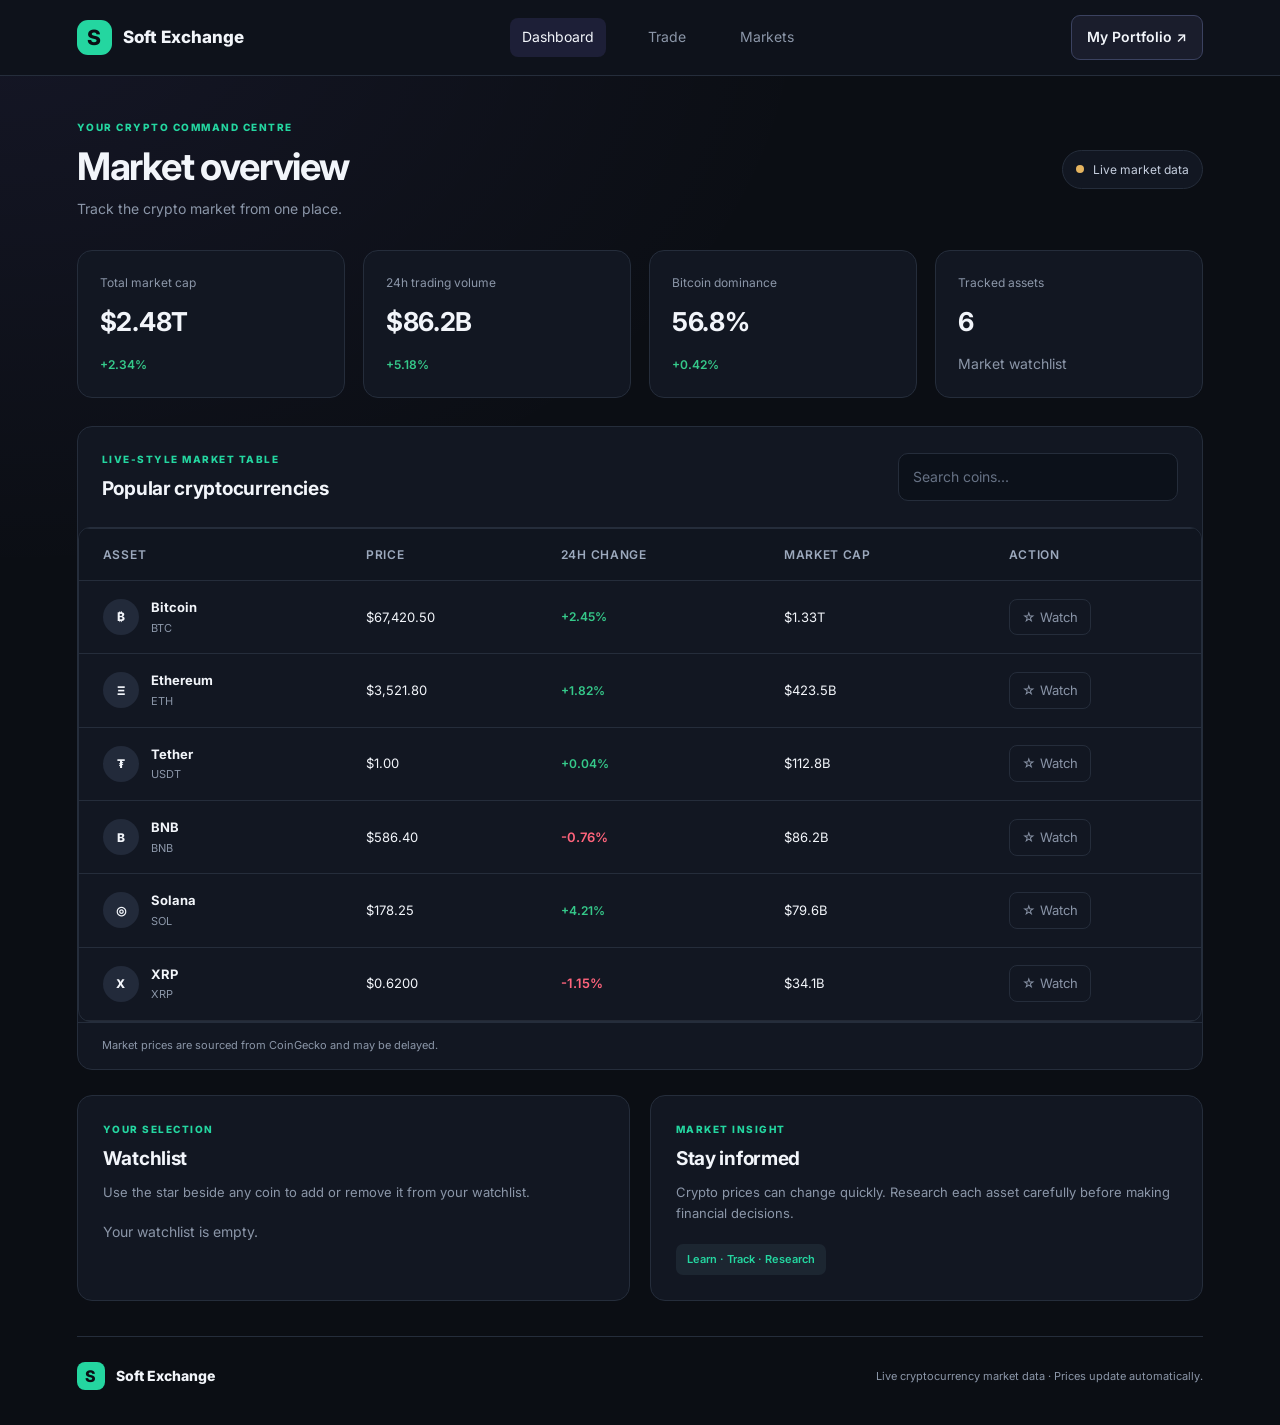
<file: index.html>
<!DOCTYPE html>
<html lang="en">
<head>
    <meta charset="UTF-8">
    <meta name="viewport" content="width=device-width, initial-scale=1.0">
    <meta name="description" content="Soft Exchange cryptocurrency market dashboard.">
    <title>Soft Exchange — Crypto Market</title>
    <link rel="stylesheet" href="style.css">
    <script src="script.js" defer></script>
</head>
<body>
    <header class="topbar">
        <a href="#" class="brand"><span class="brand-icon">S</span> Soft Exchange</a>
        <nav>
    <a href="index.html" class="active">Dashboard</a>
    <a href="trade.html">Trade</a>
    <a href="index.html#markets">Markets</a>
</nav>
        <button class="profile-button">My Portfolio ↗</button>
    </header>

    <main class="container" id="dashboard">
        <section class="welcome">
            <div>
                <p class="eyebrow">YOUR CRYPTO COMMAND CENTRE</p>
                <h1>Market overview</h1>
                <p class="muted">Track the crypto market from one place.</p>
            </div>
            <span class="market-status"><span class="status-dot"></span> Live market data</span>
        </section>

        <section class="stats-grid">
            <article class="stat-card">
                <p>Total market cap</p>
                
<h2 id="total-market-cap">$2.48T</h2>

                <span class="positive">+2.34%</span>
            </article>
            <article class="stat-card">
                <p>24h trading volume</p>
                
<h2 id="total-trading-volume">$86.2B</h2>

                <span class="positive">+5.18%</span>
            </article>
            <article class="stat-card">
                <p>Bitcoin dominance</p>
                
<h2 id="bitcoin-dominance">56.8%</h2>

                <span class="positive">+0.42%</span>
            </article>
            <article class="stat-card">
                <p>Tracked assets</p>
                <h2 id="asset-count">6</h2>
                <span class="muted">Market watchlist</span>
            </article>
        </section>

        <section class="market-panel" id="markets">
            <div class="panel-heading">
                <div>
                    <p class="eyebrow">LIVE-STYLE MARKET TABLE</p>
                    <h2>Popular cryptocurrencies</h2>
                </div>
                <input id="coin-search" type="search" placeholder="Search coins..." aria-label="Search coins">
            </div>

            <div class="table-wrap">
                <table>
                    <thead>
                        <tr>
                            <th>Asset</th>
                            <th>Price</th>
                            <th>24h change</th>
                            <th>Market cap</th>
                            <th>Action</th>
                        </tr>
                    </thead>
                    <tbody id="coin-list"></tbody>
                </table>
            </div>
            <p class="table-note">Market prices are sourced from CoinGecko and may be delayed.</p>
        </section>

        <section class="bottom-grid">
            <article class="info-card" id="watchlist">
                <p class="eyebrow">YOUR SELECTION</p>
                <h2>Watchlist</h2>
                <p class="muted">Use the star beside any coin to add or remove it from your watchlist.</p>
                <div id="watchlist-items" class="watchlist-items">
                    <p class="muted">Your watchlist is empty.</p>
                </div>
            </article>
            <article class="info-card">
                <p class="eyebrow">MARKET INSIGHT</p>
                <h2>Stay informed</h2>
                <p class="muted">Crypto prices can change quickly. Research each asset carefully before making financial decisions.</p>
                <span class="insight-tag">Learn · Track · Research</span>
            </article>
        </section>

        <footer>
            <a href="#" class="brand footer-brand"><span class="brand-icon">S</span> Soft Exchange</a>
            <p>Live cryptocurrency market data · Prices update automatically.</p>
        </footer>
    </main>
</body>
</html>
</file>
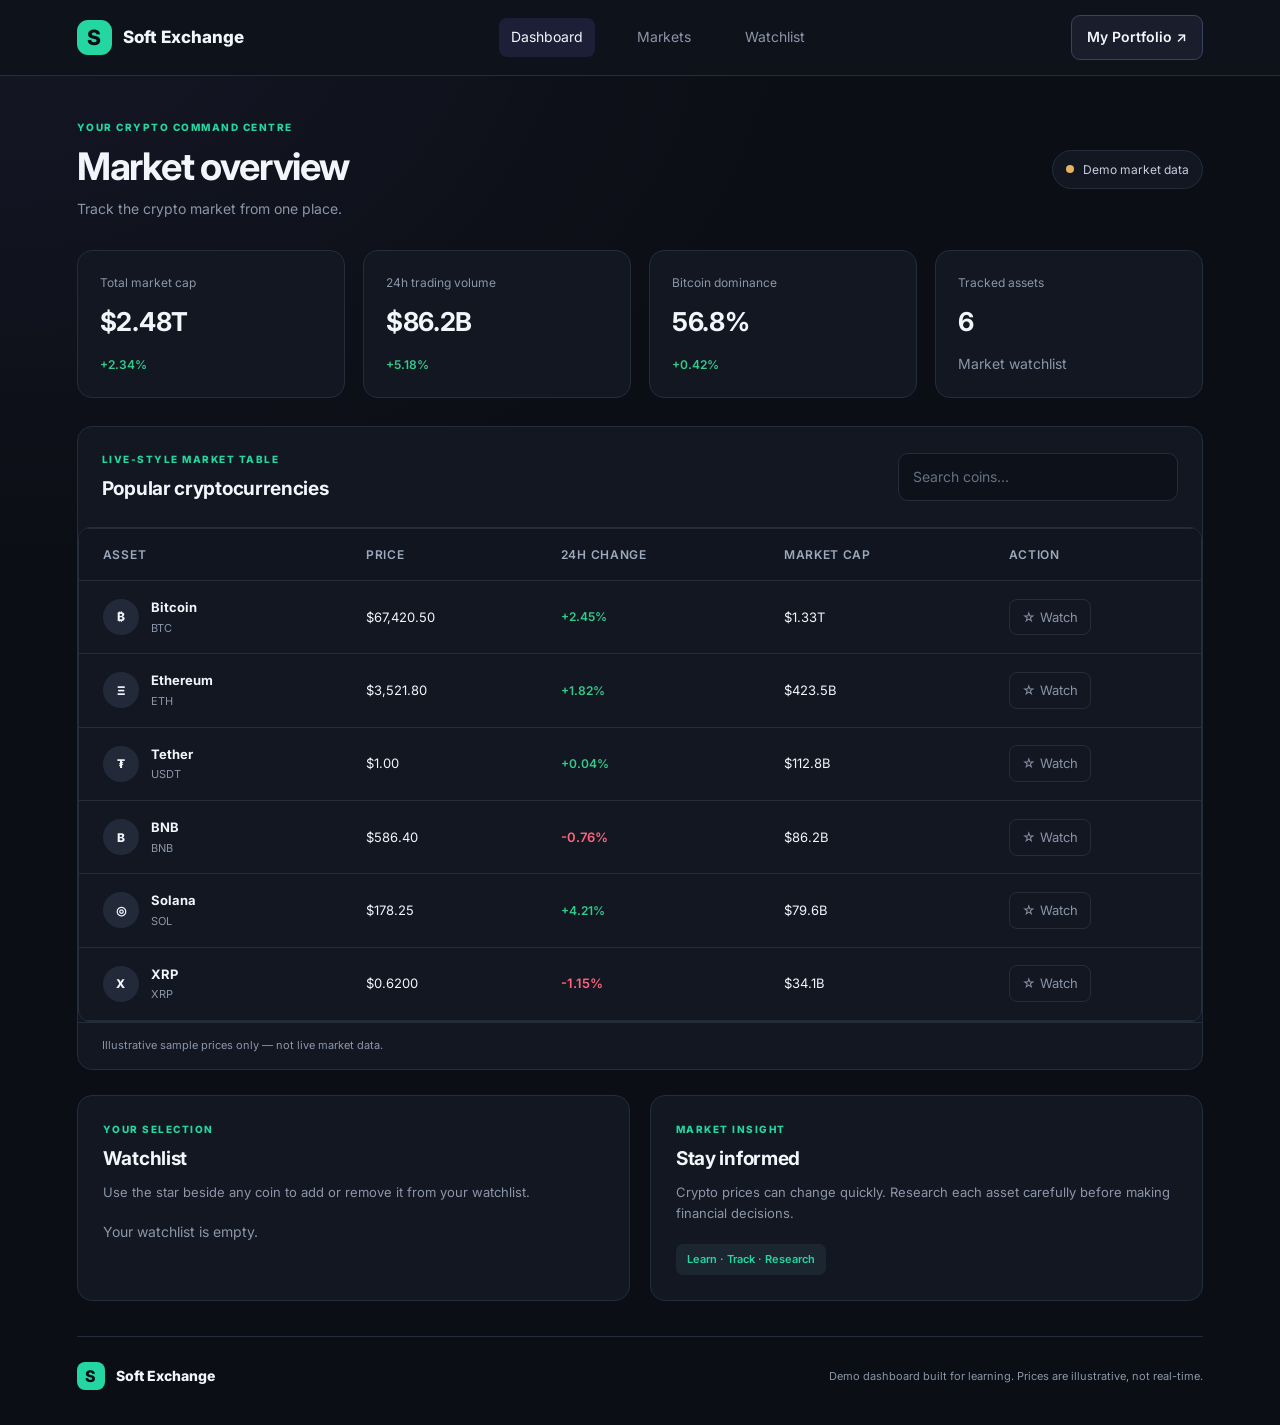
<file: index-barckup.html>
<!DOCTYPE html>
<html lang="en">
<head>
    <meta charset="UTF-8">
    <meta name="viewport" content="width=device-width, initial-scale=1.0">
    <meta name="description" content="Soft Exchange cryptocurrency market dashboard.">
    <title>Soft Exchange — Crypto Market</title>
    <link rel="stylesheet" href="style.css">
    <script src="script.js" defer></script>
</head>
<body>
    <header class="topbar">
        <a href="#" class="brand"><span class="brand-icon">S</span> Soft Exchange</a>
        <nav>
            <a href="#dashboard" class="active">Dashboard</a>
            <a href="#markets">Markets</a>
            <a href="#watchlist">Watchlist</a>
        </nav>
        <button class="profile-button">My Portfolio ↗</button>
    </header>

    <main class="container" id="dashboard">
        <section class="welcome">
            <div>
                <p class="eyebrow">YOUR CRYPTO COMMAND CENTRE</p>
                <h1>Market overview</h1>
                <p class="muted">Track the crypto market from one place.</p>
            </div>
            <span class="market-status"><span class="status-dot"></span> Demo market data</span>
        </section>

        <section class="stats-grid">
            <article class="stat-card">
                <p>Total market cap</p>
                <h2>$2.48T</h2>
                <span class="positive">+2.34%</span>
            </article>
            <article class="stat-card">
                <p>24h trading volume</p>
                <h2>$86.2B</h2>
                <span class="positive">+5.18%</span>
            </article>
            <article class="stat-card">
                <p>Bitcoin dominance</p>
                <h2>56.8%</h2>
                <span class="positive">+0.42%</span>
            </article>
            <article class="stat-card">
                <p>Tracked assets</p>
                <h2 id="asset-count">6</h2>
                <span class="muted">Market watchlist</span>
            </article>
        </section>

        <section class="market-panel" id="markets">
            <div class="panel-heading">
                <div>
                    <p class="eyebrow">LIVE-STYLE MARKET TABLE</p>
                    <h2>Popular cryptocurrencies</h2>
                </div>
                <input id="coin-search" type="search" placeholder="Search coins..." aria-label="Search coins">
            </div>

            <div class="table-wrap">
                <table>
                    <thead>
                        <tr>
                            <th>Asset</th>
                            <th>Price</th>
                            <th>24h change</th>
                            <th>Market cap</th>
                            <th>Action</th>
                        </tr>
                    </thead>
                    <tbody id="coin-list"></tbody>
                </table>
            </div>
            <p class="table-note">Illustrative sample prices only — not live market data.</p>
        </section>

        <section class="bottom-grid">
            <article class="info-card" id="watchlist">
                <p class="eyebrow">YOUR SELECTION</p>
                <h2>Watchlist</h2>
                <p class="muted">Use the star beside any coin to add or remove it from your watchlist.</p>
                <div id="watchlist-items" class="watchlist-items">
                    <p class="muted">Your watchlist is empty.</p>
                </div>
            </article>
            <article class="info-card">
                <p class="eyebrow">MARKET INSIGHT</p>
                <h2>Stay informed</h2>
                <p class="muted">Crypto prices can change quickly. Research each asset carefully before making financial decisions.</p>
                <span class="insight-tag">Learn · Track · Research</span>
            </article>
        </section>

        <footer>
            <a href="#" class="brand footer-brand"><span class="brand-icon">S</span> Soft Exchange</a>
            <p>Demo dashboard built for learning. Prices are illustrative, not real-time.</p>
        </footer>
    </main>
</body>
</html>
</file>
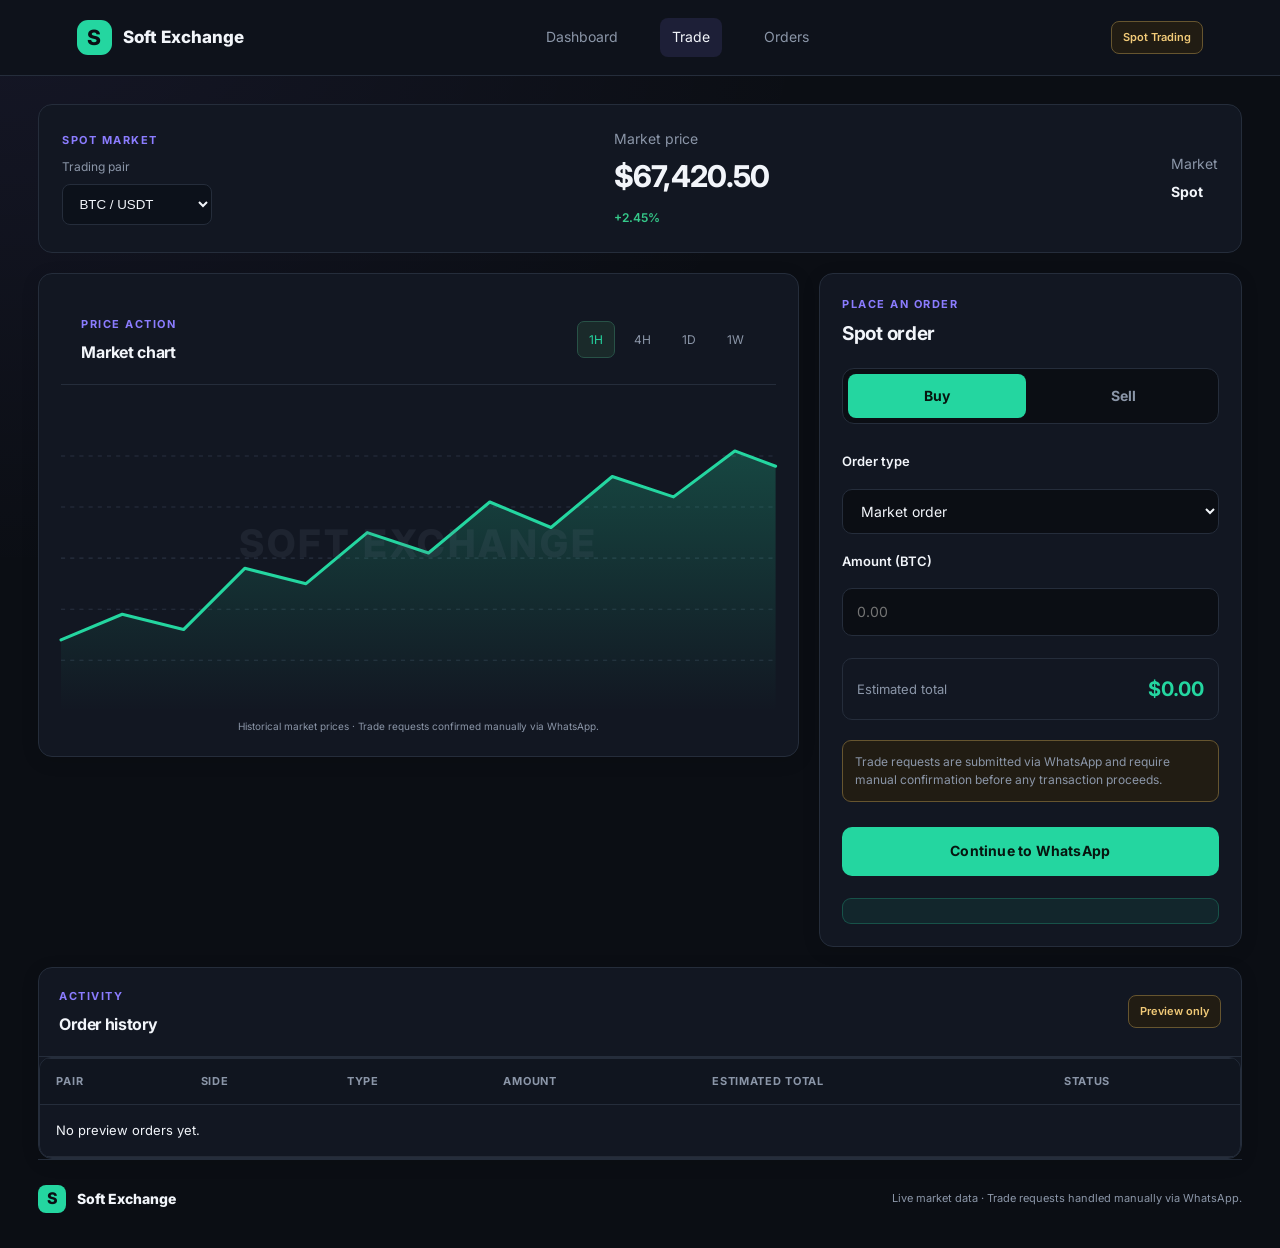
<file: trade.html>
<!DOCTYPE html>
<html lang="en">
<head>
    <meta charset="UTF-8">
    <meta name="viewport" content="width=device-width, initial-scale=1.0">
    <title>Trade Crypto | Soft Exchange</title>
    <link rel="stylesheet" href="style.css">
    <link rel="stylesheet" href="trade.css">
    <script src="trade.js" defer></script>
</head>
<body>
    <header class="topbar">
        <a href="index.html" class="brand">
            <span class="brand-icon">S</span> Soft Exchange
        </a>
        <nav>
            <a href="index.html">Dashboard</a>
            <a href="trade.html" class="active">Trade</a>
            <a href="#orders">Orders</a>
        </nav>
        <span class="demo-badge">Spot Trading</span>
    </header>

    <main class="trade-container">
        <section class="pair-header">
            <div>
                <p class="eyebrow">SPOT MARKET</p>
                <label for="trading-pair">Trading pair</label>
                <select id="trading-pair">
                    <option value="BTC/USDT">BTC / USDT</option>
                    <option value="ETH/USDT">ETH / USDT</option>
                    <option value="SOL/USDT">SOL / USDT</option>
                    <option value="BTC/NGN">BTC / NGN</option>
                    <option value="ETH/NGN">ETH / NGN</option>
                </select>
            </div>
            <div class="pair-price">
                <span class="muted">Market price</span>
                <h1 id="pair-price">$67,420.50</h1>
                <span id="pair-change" class="positive">+2.45%</span>
            </div>
            <div class="pair-stat">
                <span class="muted">Market</span>
                <strong>Spot</strong>
            </div>
        </section>

        <div class="trade-grid">
            <section class="trade-card chart-card">
                <div class="card-heading">
                    <div>
                        <p class="eyebrow">PRICE ACTION</p>
                        <h2>Market chart</h2>
                    </div>
                    <div class="timeframes" aria-label="Chart timeframe">
                        <button class="timeframe active" data-time="1H">1H</button>
                        <button class="timeframe" data-time="4H">4H</button>
                        <button class="timeframe" data-time="1D">1D</button>
                        <button class="timeframe" data-time="1W">1W</button>
                    </div>
                </div>
                <div class="chart-placeholder">
                    <div class="chart-watermark">SOFT EXCHANGE</div>
                    <svg id="price-chart" viewBox="0 0 700 300" role="img" aria-label="Illustrative cryptocurrency price chart">
                        <defs>
                            <linearGradient id="chart-fill" x1="0" y1="0" x2="0" y2="1">
                                <stop offset="0%" stop-color="#24d6a0" stop-opacity=".25"/>
                                <stop offset="100%" stop-color="#24d6a0" stop-opacity="0"/>
                            </linearGradient>
                        </defs>
                        <g class="chart-grid">
                            <line x1="0" y1="50" x2="700" y2="50"/>
                            <line x1="0" y1="100" x2="700" y2="100"/>
                            <line x1="0" y1="150" x2="700" y2="150"/>
                            <line x1="0" y1="200" x2="700" y2="200"/>
                            <line x1="0" y1="250" x2="700" y2="250"/>
                        </g>
                        <path id="chart-area" d="M0,230 L60,205 L120,220 L180,160 L240,175 L300,125 L360,145 L420,95 L480,120 L540,70 L600,90 L660,45 L700,60 L700,300 L0,300 Z" fill="url(#chart-fill)"/>
                        <path id="chart-line" d="M0,230 L60,205 L120,220 L180,160 L240,175 L300,125 L360,145 L420,95 L480,120 L540,70 L600,90 L660,45 L700,60" fill="none" stroke="#24d6a0" stroke-width="3" stroke-linejoin="round" stroke-linecap="round"/>
                    </svg>
                    <p class="chart-disclaimer">Historical market prices · Trade requests confirmed manually via WhatsApp.</p>
                </div>
            </section>

            <section class="trade-card order-card">
                <p class="eyebrow">PLACE AN ORDER</p>
                <h2>Spot order</h2>

                <div class="order-tabs">
                    <button class="order-tab active" data-side="buy">Buy</button>
                    <button class="order-tab" data-side="sell">Sell</button>
                </div>

                <form id="order-form">
                    <label for="order-type">Order type</label>
                    <select id="order-type">
                        <option value="market">Market order</option>
                        <option value="limit">Limit order (preview)</option>
                    </select>

                    <div id="limit-price-group" hidden>
                        <label for="limit-price">Limit price</label>
                        <input id="limit-price" type="number" min="0" step="any" placeholder="Enter limit price">
                    </div>

                    <label for="order-amount">Amount (<span id="base-symbol">BTC</span>)</label>
                    <input id="order-amount" type="number" min="0" step="any" placeholder="0.00" required>

                    <div class="order-summary">
                        <span>Estimated total</span>
                        <strong id="order-total">$0.00</strong>
                    </div>

                    <p class="form-notice">Trade requests are submitted via WhatsApp and require manual confirmation before any transaction proceeds.</p>
                    <button type="submit" id="order-submit" class="order-submit buy-button">Continue to WhatsApp</button>
                    <p id="order-message" class="order-message" aria-live="polite"></p>
                </form>
            </section>
        </div>

        <section class="trade-card orders-card" id="orders">
            <div class="card-heading">
                <div>
                    <p class="eyebrow">ACTIVITY</p>
                    <h2>Order history</h2>
                </div>
                <span class="demo-badge">Preview only</span>
            </div>
            <div class="table-wrap">
                <table>
                    <thead>
                        <tr>
                            <th>Pair</th>
                            <th>Side</th>
                            <th>Type</th>
                            <th>Amount</th>
                            <th>Estimated total</th>
                            <th>Status</th>
                        </tr>
                    </thead>
                    <tbody id="order-history">
                        <tr><td colspan="6">No preview orders yet.</td></tr>
                    </tbody>
                </table>
            </div>
        </section>

        <footer>
            <a href="index.html" class="brand footer-brand"><span class="brand-icon">S</span> Soft Exchange</a>
            <p>Live market data · Trade requests handled manually via WhatsApp.</p>
        </footer>
    </main>
</body>
</html>
</file>
<file: style.css>
@import url('https://fonts.googleapis.com/css2?family=Inter:wght@400;500;600;700;800&display=swap');

:root {
    --bg: #0b0e14;
    --panel: #121722;
    --panel-hover: #192131;
    --border: #252d3b;
    --text: #f2f5fa;
    --muted: #8b96a8;
    --green: #24d6a0;
    --red: #ff6b78;
    --accent: #8b7cff;
}

* {
    box-sizing: border-box;
    margin: 0;
    padding: 0;
}

html {
    scroll-behavior: smooth;
}

body {
    background: var(--bg);
    color: var(--text);
    font-family: 'Inter', Arial, sans-serif;
    font-size: 14px;
    line-height: 1.6;
}

a {
    color: inherit;
    text-decoration: none;
}

button,
input {
    font: inherit;
}

button {
    cursor: pointer;
}

.topbar {
    min-height: 76px;
    padding: 0 6%;
    display: flex;
    align-items: center;
    justify-content: space-between;
    gap: 24px;
    border-bottom: 1px solid var(--border);
    background: #0e121b;
}

.brand {
    display: inline-flex;
    align-items: center;
    gap: 11px;
    font-size: 17px;
    font-weight: 800;
    white-space: nowrap;
}

.brand-icon {
    width: 35px;
    height: 35px;
    display: grid;
    place-items: center;
    color: #0b0e14;
    background: var(--green);
    border-radius: 11px;
    font-size: 21px;
    font-weight: 800;
}

nav {
    display: flex;
    align-items: center;
    gap: 30px;
}

nav a {
    color: var(--muted);
    transition: color 0.2s;
}

nav a:hover,
nav a.active {
    color: var(--text);
}

.profile-button {
    border: 1px solid #3b4260;
    color: var(--text);
    background: #1a1d2c;
    border-radius: 9px;
    padding: 10px 15px;
    font-weight: 600;
}

.profile-button:hover {
    border-color: var(--accent);
}

.container {
    width: min(1240px, 88%);
    margin: 0 auto;
}

.welcome {
    padding: 43px 0 30px;
    display: flex;
    align-items: center;
    justify-content: space-between;
    gap: 20px;
}

.eyebrow {
    color: var(--green);
    font-size: 10px;
    font-weight: 800;
    letter-spacing: 1.5px;
    margin-bottom: 9px;
}

h1 {
    font-size: clamp(28px, 4vw, 38px);
    line-height: 1.2;
    letter-spacing: -1.2px;
}

h2 {
    font-size: 19px;
    line-height: 1.4;
    letter-spacing: -0.3px;
}

.muted {
    color: var(--muted);
}

.welcome .muted {
    margin-top: 8px;
}

.market-status {
    display: inline-flex;
    align-items: center;
    gap: 9px;
    border: 1px solid var(--border);
    background: var(--panel);
    border-radius: 30px;
    padding: 9px 13px;
    color: #c5cede;
    font-size: 12px;
    white-space: nowrap;
}

.status-dot {
    width: 8px;
    height: 8px;
    background: #e5b45f;
    border-radius: 50%;
}

.stats-grid {
    display: grid;
    grid-template-columns: repeat(4, minmax(0, 1fr));
    gap: 16px;
    margin-bottom: 28px;
}

.stat-card,
.market-panel,
.info-card {
    border: 1px solid var(--border);
    background: var(--panel);
    border-radius: 15px;
}

.stat-card {
    padding: 21px;
    min-width: 0;
}

.stat-card > p:first-child {
    color: var(--muted);
    font-size: 12px;
    margin-bottom: 12px;
}

.stat-card h2 {
    font-size: clamp(19px, 2vw, 26px);
    margin-bottom: 7px;
    overflow-wrap: anywhere;
}

.positive {
    color: var(--green);
    font-size: 12px;
    font-weight: 600;
}

.market-panel {
    overflow: hidden;
    margin-bottom: 25px;
}

.panel-heading {
    padding: 24px;
    display: flex;
    align-items: center;
    justify-content: space-between;
    gap: 20px;
}

#coin-search {
    width: 280px;
    max-width: 100%;
    color: var(--text);
    background: #0c111a;
    border: 1px solid var(--border);
    border-radius: 10px;
    padding: 12px 14px;
    outline: none;
    font: inherit;
    transition: border-color 0.2s ease,
                box-shadow 0.2s ease,
                background-color 0.2s ease;
}

#coin-search:focus {
    border-color: var(--accent);
}

#coin-search::placeholder {
    color: #667184;
}

.table-wrap {
    width: 100%;
    overflow-x: auto;
    border: 1px solid var(--border);
    border-radius: 12px;
    background: var(--panel);
}

table {
    width: 100%;
    border-collapse: collapse;
    white-space: nowrap;
}

th,
td {
    padding: 17px 24px;
    text-align: left;
    border-top: 1px solid var(--border);
}

th {
    color: var(--muted);
    font-size: 11px;
    font-weight: 600;
    background: #10151f;
}

td {
    font-size: 13px;
}

tbody tr {
    transition: background 0.2s;
}

tbody tr:hover {
    background: var(--panel-hover);
}

.coin-cell {
    display: flex;
    align-items: center;
    gap: 12px;
}

.coin-icon {
    width: 36px;
    height: 36px;
    display: grid;
    place-items: center;
    border-radius: 50%;
    background: #222a3a;
    font-weight: 800;
    font-size: 12px;
}

.coin-name {
    font-weight: 700;
}

.coin-symbol {
    color: var(--muted);
    font-size: 11px;
    margin-top: 2px;
}

.negative {
    color: var(--red);
    font-weight: 600;
}

.star-button {
    color: #8994a7;
    background: transparent;
    border: 1px solid var(--border);
    border-radius: 8px;
    padding: 7px 12px;
    font: inherit;
    cursor: pointer;
    transition: color 0.2s ease,
                background-color 0.2s ease,
                border-color 0.2s ease,
                transform 0.2s ease;
}

.star-button:hover {
    color: #f5ca68;
    background: rgba(245, 202, 104, 0.08);
    border-color: #8d743b;
}

.star-button.saved {
    color: #f5ca68;
    background: rgba(245, 202, 104, 0.12);
    border-color: #8d743b;
}

.table-note {
    padding: 14px 24px;
    color: var(--muted);
    font-size: 11px;
    border-top: 1px solid var(--border);
}

.bottom-grid {
    display: grid;
    grid-template-columns: 1fr 1fr;
    gap: 20px;
    margin-bottom: 35px;
}

.info-card {
    padding: 25px;
}

.info-card h2 {
    margin-bottom: 10px;
}

.info-card > .muted {
    font-size: 13px;
}

.watchlist-items {
    margin-top: 18px;
}

.watchlist-item {
    display: flex;
    align-items: center;
    justify-content: space-between;
    gap: 10px;
    padding: 11px 0;
    border-top: 1px solid var(--border);
}

.insight-tag {
    display: inline-block;
    margin-top: 20px;
    padding: 7px 11px;
    border-radius: 7px;
    background: #1c2631;
    color: var(--green);
    font-size: 11px;
    font-weight: 600;
}

footer {
    display: flex;
    align-items: center;
    justify-content: space-between;
    flex-wrap: wrap;
    gap: 15px;
    padding: 25px 0 35px;
    border-top: 1px solid var(--border);
    color: var(--muted);
    font-size: 11px;
}

.footer-brand {
    color: var(--text);
    font-size: 14px;
}

.footer-brand .brand-icon {
    width: 28px;
    height: 28px;
    font-size: 16px;
    border-radius: 8px;
}

@media (max-width: 900px) {
    .topbar {
        padding: 18px 5%;
        flex-wrap: wrap;
    }

    nav {
        order: 3;
        width: 100%;
        justify-content: center;
        gap: 25px;
    }

    .container {
        width: 92%;
    }

    .stats-grid {
        grid-template-columns: repeat(2, minmax(0, 1fr));
    }

    .bottom-grid {
        grid-template-columns: 1fr;
    }
}

@media (max-width: 520px) {
    .topbar {
        gap: 15px;
    }

    .brand {
        font-size: 15px;
    }

    .profile-button {
        padding: 8px 10px;
        font-size: 11px;
    }

    nav {
        justify-content: space-between;
        gap: 10px;
        font-size: 12px;
    }

    .welcome {
        align-items: flex-start;
        flex-direction: column;
        padding-top: 30px;
    }

    .stats-grid {
        gap: 10px;
    }

    .stat-card {
        padding: 15px;
    }

    .panel-heading {
        padding: 18px;
        align-items: flex-start;
        flex-direction: column;
    }

    #coin-search {
        width: 100%;
    }

    th,
    td {
        padding: 14px 16px;
    }

    .table-note {
        padding: 13px 16px;
    }

    footer {
        align-items: flex-start;
        flex-direction: column;
    }
}


/* Soft Exchange visual refinements */

button,
input,
select {
    transition: border-color 0.2s ease,
                background-color 0.2s ease,
                box-shadow 0.2s ease;
}

button {
    border-radius: 8px;
}

button:hover {
    filter: brightness(1.12);
}

#coin-search:focus,
input:focus,
select:focus {
    outline: none;
    border-color: #5b8cff;
    box-shadow: 0 0 0 3px rgba(91, 140, 255, 0.15);
}

tbody tr {
    transition: background-color 0.2s ease;
}

tbody tr:hover {
    background-color: rgba(91, 140, 255, 0.06);
}

.star-button.saved {
    color: #7ee0b0;
}

/* Professional dashboard card effects */

/* Professional dashboard card effects */

.stat-card {
    transition: transform 0.2s ease, box-shadow 0.2s ease;
}

.stat-card:hover {
    transform: translateY(-3px);
    box-shadow: 0 8px 24px rgba(0, 0, 0, 0.2);
}
/* Cryptocurrency table headings */

thead th {
    color: #9ca9bd;
    font-size: 12px;
    font-weight: 600;
    text-transform: uppercase;
    letter-spacing: 0.7px;
    padding-top: 16px;
    padding-bottom: 16px;
}
/* Improve cryptocurrency table spacing */

tbody td {
    padding-top: 16px;
    padding-bottom: 16px;
}

tbody tr {
    border-bottom: 1px solid rgba(156, 169, 189, 0.12);
}
/* Clear cryptocurrency price movement */

.positive {
    color: #35c98a;
    font-weight: 600;
}

.negative {
    color: #ff647c;
    font-weight: 600;
}
/* Refined statistics card layout */

.stats-grid {
    display: grid;
    grid-template-columns: repeat(4, minmax(0, 1fr));
    gap: 18px;
}

.stat-card {
    min-width: 0;
    padding: 22px;
}

.stat-card h2 {
    font-size: 26px;
    margin: 12px 0;
    overflow-wrap: anywhere;
}

@media (max-width: 900px) {
    .stats-grid {
        grid-template-columns: repeat(2, minmax(0, 1fr));
    }
}

@media (max-width: 480px) {
    .stats-grid {
        grid-template-columns: 1fr;
    }
}
/* Soft Exchange background refinement */

body {
    background-image:
        radial-gradient(
            ellipse at top left,
            rgba(139, 124, 255, 0.08),
            transparent 45%
        );
    background-attachment: fixed;
}
/* Navigation polish */

nav a {
    text-decoration: none;
    padding: 8px 12px;
    border-radius: 8px;
}

nav a:hover,
nav a.active {
    background: rgba(139, 124, 255, 0.12);
}/* Mobile layout fixes */

@media (max-width: 480px) {
    body {
        overflow-x: hidden;
    }

    .table-wrap {
        max-width: 100%;
    }

    #coin-search {
        width: 100%;
    }

    .stats-grid {
        gap: 12px;
    }

    .stat-card {
        padding: 16px;
    }

    .stat-card h2 {
        font-size: 22px;
    }
}
</file>
<file: trade.css>
.trade-container {
    width: min(1440px, 94%);
    margin: 0 auto;
    padding-top: 28px;
}

.demo-badge {
    display: inline-flex;
    align-items: center;
    padding: 7px 11px;
    border: 1px solid #66552f;
    border-radius: 8px;
    color: #f1ca78;
    background: #211c13;
    font-size: 11px;
    font-weight: 600;
    white-space: nowrap;
}

.pair-header {
    display: flex;
    align-items: center;
    justify-content: space-between;
    flex-wrap: wrap;
    gap: 22px;
    padding: 23px;
    margin-bottom: 20px;
    border: 1px solid var(--border);
    border-radius: 14px;
    background: var(--panel);
}

.pair-header label,
.order-card label {
    display: block;
    margin-bottom: 8px;
    color: var(--muted);
    font-size: 12px;
}

#trading-pair,
#order-type,
#limit-price,
#order-amount {
    width: 100%;
    padding: 11px 12px;
    border: 1px solid var(--border);
    border-radius: 8px;
    background: #0c111a;
    color: var(--text);
    outline: none;
}

#trading-pair {
    min-width: 150px;
}


#trading-pair:focus,
#order-type:focus,
#limit-price:focus,
#order-amount:focus {
    border-color: var(--accent);
    box-shadow: 0 0 0 3px rgba(139, 124, 255, 0.15);
}


.pair-price h1 {
    margin: 5px 0;
    font-size: clamp(23px, 3vw, 32px);
    letter-spacing: -1px;
}

.pair-stat {
    display: grid;
    gap: 6px;
}

.trade-grid {
    display: grid;
    grid-template-columns: minmax(0, 1.8fr) minmax(270px, 1fr);
    align-items: start;
    gap: 20px;
}


.trade-card {
    min-width: 0;
    overflow: hidden;
    border: 1px solid var(--border);
    border-radius: 14px;
    background: var(--panel);
    box-shadow: 0 4px 18px rgba(0, 0, 0, 0.12);
    transition: border-color 0.2s ease, box-shadow 0.2s ease;
}

.trade-card:hover {
    border-color: #393f55;
    box-shadow: 0 8px 24px rgba(0, 0, 0, 0.2);
}


.chart-card,
.order-card {
    padding: 22px;
}

.card-heading {
    display: flex;
    align-items: center;
    justify-content: space-between;
    flex-wrap: wrap;
    gap: 14px;
}


.timeframes {
    display: flex;
    flex-wrap: wrap;
    gap: 7px;
}


.timeframe,
.order-tab {
    border: 1px solid transparent;
    border-radius: 7px;
    padding: 8px 11px;
    color: var(--muted);
    background: transparent;
    font-size: 12px;
}

.timeframe:hover,
.timeframe.active {
    color: var(--green);
    background: #1a2a2a;
    border-color: #285247;
        transition: background 0.2s ease, color 0.2s ease, border-color 0.2s ease;
}

.chart-placeholder {
    position: relative;
    margin-top: 20px;
    min-height: 300px;
}

#price-chart {
    display: block;
    width: 100%;
    height: auto;
    min-height: 220px;
    overflow: visible;
}

.chart-grid line {
    stroke: #283140;
    stroke-width: 1;
    stroke-dasharray: 4 5;
}

.chart-watermark {
    position: absolute;
    top: 42%;
    left: 50%;
    transform: translate(-50%, -50%);
    color: #667184;
    opacity: .14;
    font-size: clamp(20px, 4vw, 38px);
    font-weight: 800;
    letter-spacing: 3px;
    pointer-events: none;
    white-space: nowrap;
}

.chart-disclaimer {
    margin-top: 7px;
    color: var(--muted);
    font-size: 10px;
    text-align: center;
}

.order-card h2 {
    margin-bottom: 20px;
}

.order-tabs {
    display: grid;
    grid-template-columns: 1fr 1fr;
    gap: 7px;
    margin-bottom: 22px;
    padding: 5px;
    background: #0c111a;
    border-radius: 9px;
}

.order-tab {
    padding: 11px;
    font-weight: 700;
    font-size: 13px;
}

.order-tab.active[data-side="buy"] {
    color: #07150f;
    background: var(--green);
}

.order-tab.active[data-side="sell"] {
    color: white;
    background: #e75d6b;
}


/* Buy and Sell tab styling */
.order-tabs {
    display: flex;
    gap: 8px;
    padding: 5px;
    border: 1px solid var(--border);
    border-radius: 12px;
    background: var(--bg);
}

.order-tab {
    flex: 1;
    padding: 11px 14px;
    border: none;
    border-radius: 8px;
    background: transparent;
    color: var(--muted);
    font-size: 14px;
    font-weight: 700;
    cursor: pointer;
    transition: background 0.2s ease, color 0.2s ease;
}

.order-tab:hover:not(.active) {
    background: var(--panel-hover);
    color: var(--text);
}

#order-form {
    display: grid;
    gap: 10px;
}

#order-form label {
    margin: 6px 0 0;
}

#limit-price-group[hidden] {
    display: none;
}


.order-summary {
    display: flex;
    justify-content: space-between;
    align-items: center;
    gap: 12px;
    margin-top: 10px;
    padding: 18px 16px;
    border: 1px solid var(--border);
    border-radius: 12px;
    background: var(--panel);
    color: var(--muted);
    font-size: 13px;
}

.order-summary strong {
    color: var(--green);
    font-size: 20px;
    font-weight: 700;
    overflow-wrap: anywhere;
    text-align: right;
}



.form-notice {
    margin: 8px 0;
    padding: 12px;
    border: 1px solid #66552f;
    border-radius: 9px;
    background: #211c13;
    color: #e5cb8c;
    font-size: 12px;
    line-height: 1.6;
}


.order-submit {
    width: 100%;
    margin-top: 5px;
    padding: 13px;
    border: none;
    border-radius: 8px;
    font-weight: 800;
}

.buy-button {
    color: #07150f;
    background: var(--green);
}

.sell-button {
    color: white;
    background: #e75d6b;
}


.order-submit {
    min-height: 46px;
    font-size: 14px;
    font-weight: 700;
    letter-spacing: 0.2px;
    transition: filter 0.2s ease, transform 0.2s ease;
}

.order-submit:hover {
    filter: brightness(1.08);
    transform: translateY(-1px);
}

.order-submit:active {
    transform: translateY(0);
}



.order-message {
    margin: 10px 0 0;
    padding: 12px;
    border: 1px solid rgba(36, 214, 160, 0.25);
    border-radius: 9px;
    background: rgba(36, 214, 160, 0.08);
    color: var(--green);
    font-size: 12px;
    line-height: 1.6;
    overflow-wrap: anywhere;
}


.orders-card {
    margin-top: 20px;
}

.orders-card .card-heading {
    padding: 22px;
}

.orders-card .table-wrap {
    overflow-x: auto;
}

.orders-card table {
    min-width: 650px;
}

@media (max-width: 850px) {
    .trade-grid {
        grid-template-columns: 1fr;
    }

    .pair-header {
        align-items: flex-start;
    }

    .pair-price {
        order: 3;
        width: 100%;
    }
}

@media (max-width: 520px) {
    .trade-container {
        width: 94%;
        padding-top: 16px;
    }

    .pair-header,
    .chart-card,
    .order-card {
        padding: 16px;
    }

    .pair-header {
        gap: 16px;
    }

    .chart-placeholder {
        min-height: 200px;
    }

    #price-chart {
        min-height: 180px;
    }

    .card-heading {
        align-items: flex-start;
    }
}
/* Responsive trading layout */

@media (max-width: 900px) {
    .trade-grid {
        grid-template-columns: minmax(0, 1fr);
    }
}

@media (max-width: 480px) {
    .trade-container {
        width: 94%;
        padding-top: 16px;
    }

    .pair-header {
        padding: 16px;
        gap: 14px;
    }

    .trade-grid {
        gap: 14px;
    }

    .demo-badge {
        font-size: 10px;
    }
}

/* Order form styling */
#order-form {
    display: flex;
    flex-direction: column;
    gap: 12px;
}

#order-form label {
    color: var(--text);
    font-size: 13px;
    font-weight: 600;
}

#order-form input,
#order-form select {
    width: 100%;
    box-sizing: border-box;
    padding: 12px 14px;
    border: 1px solid var(--border);
    border-radius: 10px;
    background: var(--bg);
    color: var(--text);
    font: inherit;
    outline: none;
    transition: border-color 0.2s, box-shadow 0.2s;
}

#order-form input:focus,
#order-form select:focus {
    border-color: var(--accent);
    box-shadow: 0 0 0 3px rgba(139, 124, 255, 0.15);
}

#order-form .order-summary {
    display: flex;
    justify-content: space-between;
    align-items: center;
    gap: 12px;
    padding: 14px;
    border: 1px solid var(--border);
    border-radius: 10px;
    background: var(--panel);
}

#order-form .form-notice {
    color: var(--muted);
    font-size: 12px;
    line-height: 1.5;
}

#order-form .order-submit {
    width: 100%;
    padding: 13px;
    border: none;
    border-radius: 10px;
    font-weight: 700;
    cursor: pointer;
}

/* Order history table headings */
.orders-card thead th {
    padding: 14px 16px;
    color: var(--muted);
    font-size: 11px;
    font-weight: 700;
    text-align: left;
    text-transform: uppercase;
    letter-spacing: 0.7px;
    white-space: nowrap;
    border-bottom: 1px solid var(--border);
}

/* Order history row styling */
.orders-card tbody td {
    padding: 15px 16px;
    border-bottom: 1px solid var(--border);
    font-size: 13px;
    white-space: nowrap;
}

.orders-card tbody tr {
    transition: background 0.2s ease;
}

.orders-card tbody tr:hover {
    background: var(--panel-hover);
}

.orders-card tbody tr:last-child td {
    border-bottom: none;
}


/* Trading pair title */
.pair-header h1 {
    margin: 8px 0 12px;
    color: var(--text);
    font-size: clamp(22px, 3vw, 30px);
    font-weight: 750;
    letter-spacing: -0.7px;
    overflow-wrap: anywhere;
}

.pair-header h1 span {
    color: var(--green);
}

/* Small section label */
.eyebrow {
    margin: 0 0 8px;
    color: var(--accent);
    font-size: 11px;
    font-weight: 700;
    letter-spacing: 1.5px;
    text-transform: uppercase;
}

/* Trading form labels */
#order-form label {
    display: block;
    margin-bottom: 6px;
    color: var(--text);
    font-size: 13px;
    font-weight: 600;
    line-height: 1.4;
}

/* Trading card headings */
.trade-card .card-heading {
    display: flex;
    align-items: center;
    justify-content: space-between;
    gap: 12px;
    padding: 20px;
    border-bottom: 1px solid var(--border);
}

.trade-card .card-heading h2 {
    margin: 0;
    color: var(--text);
    font-size: 16px;
    font-weight: 700;
}

/* Keyboard accessibility for Buy and Sell tabs */
.order-tab:focus-visible {
    outline: 2px solid var(--accent);
    outline-offset: 3px;
}

/* Trading pair header on small screens */
@media (max-width: 600px) {
    .pair-header {
        padding: 16px;
        gap: 14px;
        margin-bottom: 16px;
    }

    .pair-header > * {
        max-width: 100%;
        min-width: 0;
    }

    #trading-pair {
        max-width: 100%;
    }
}
</file>
